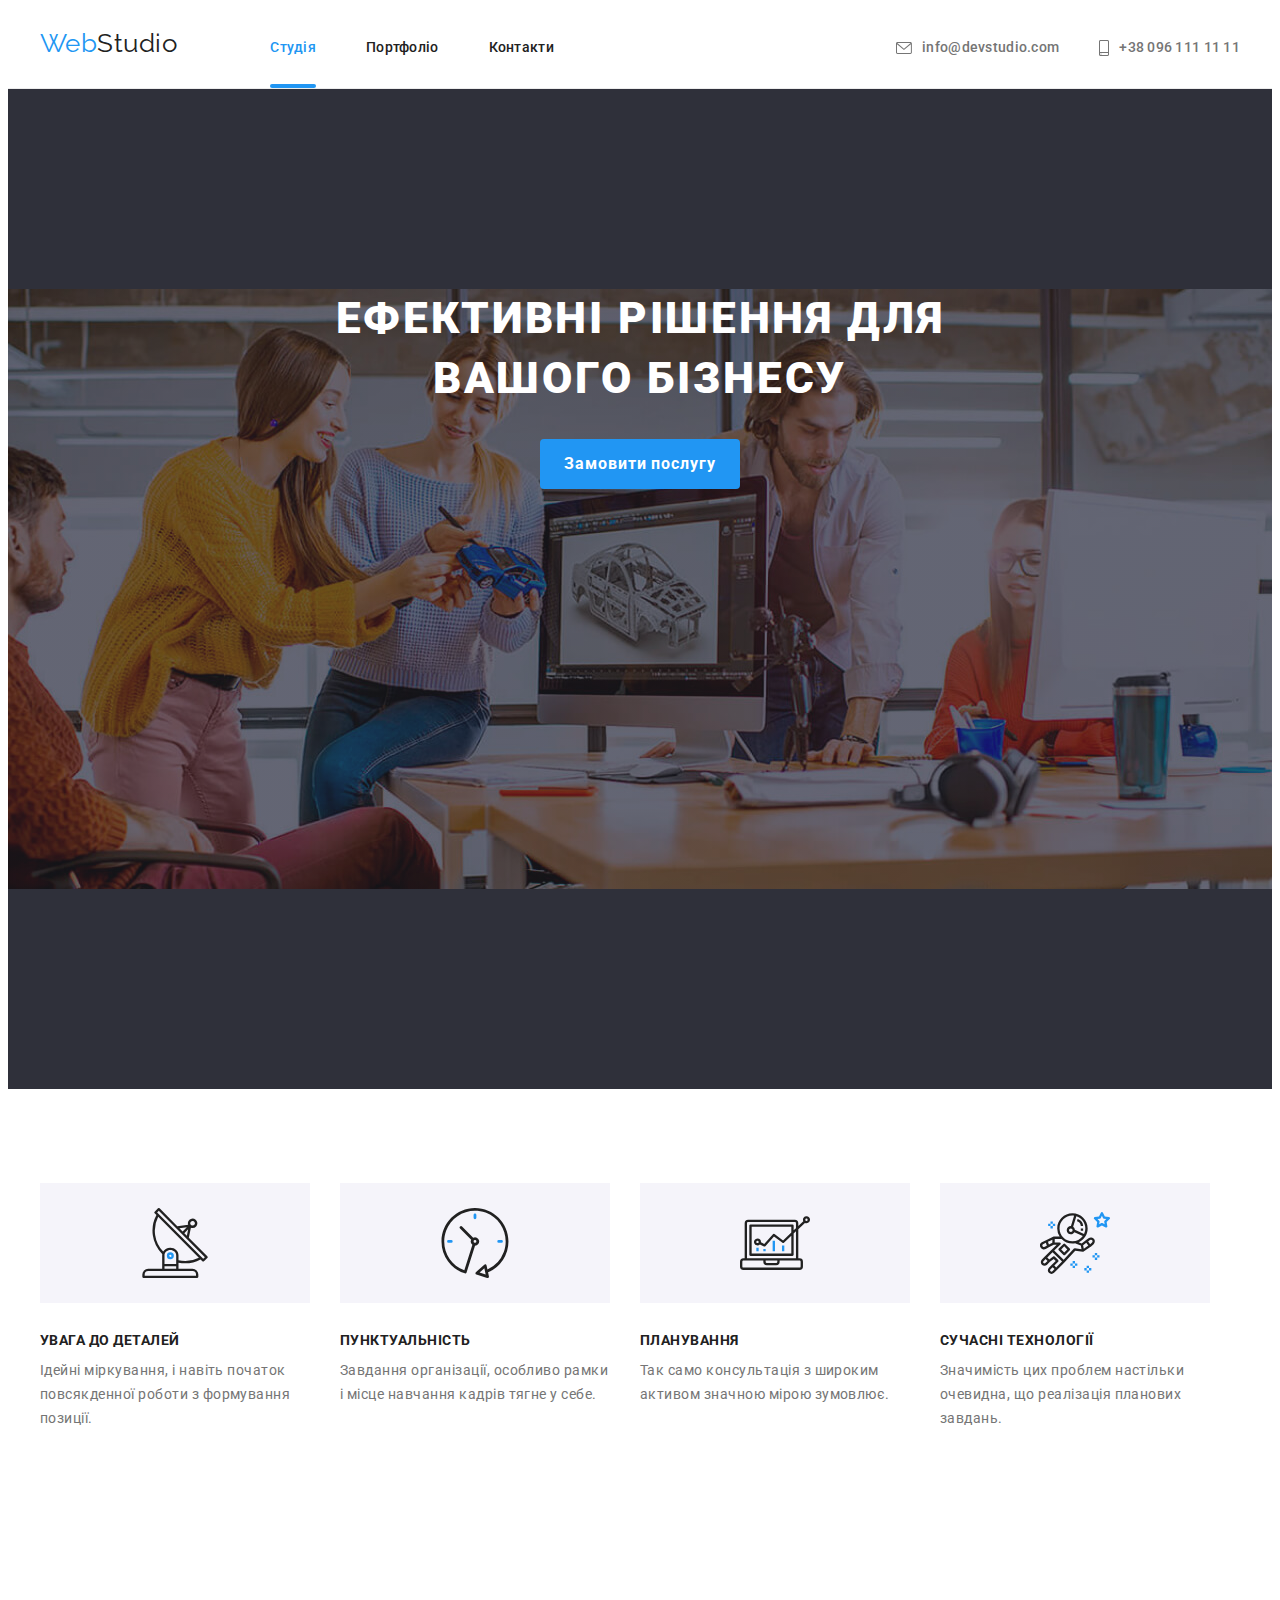
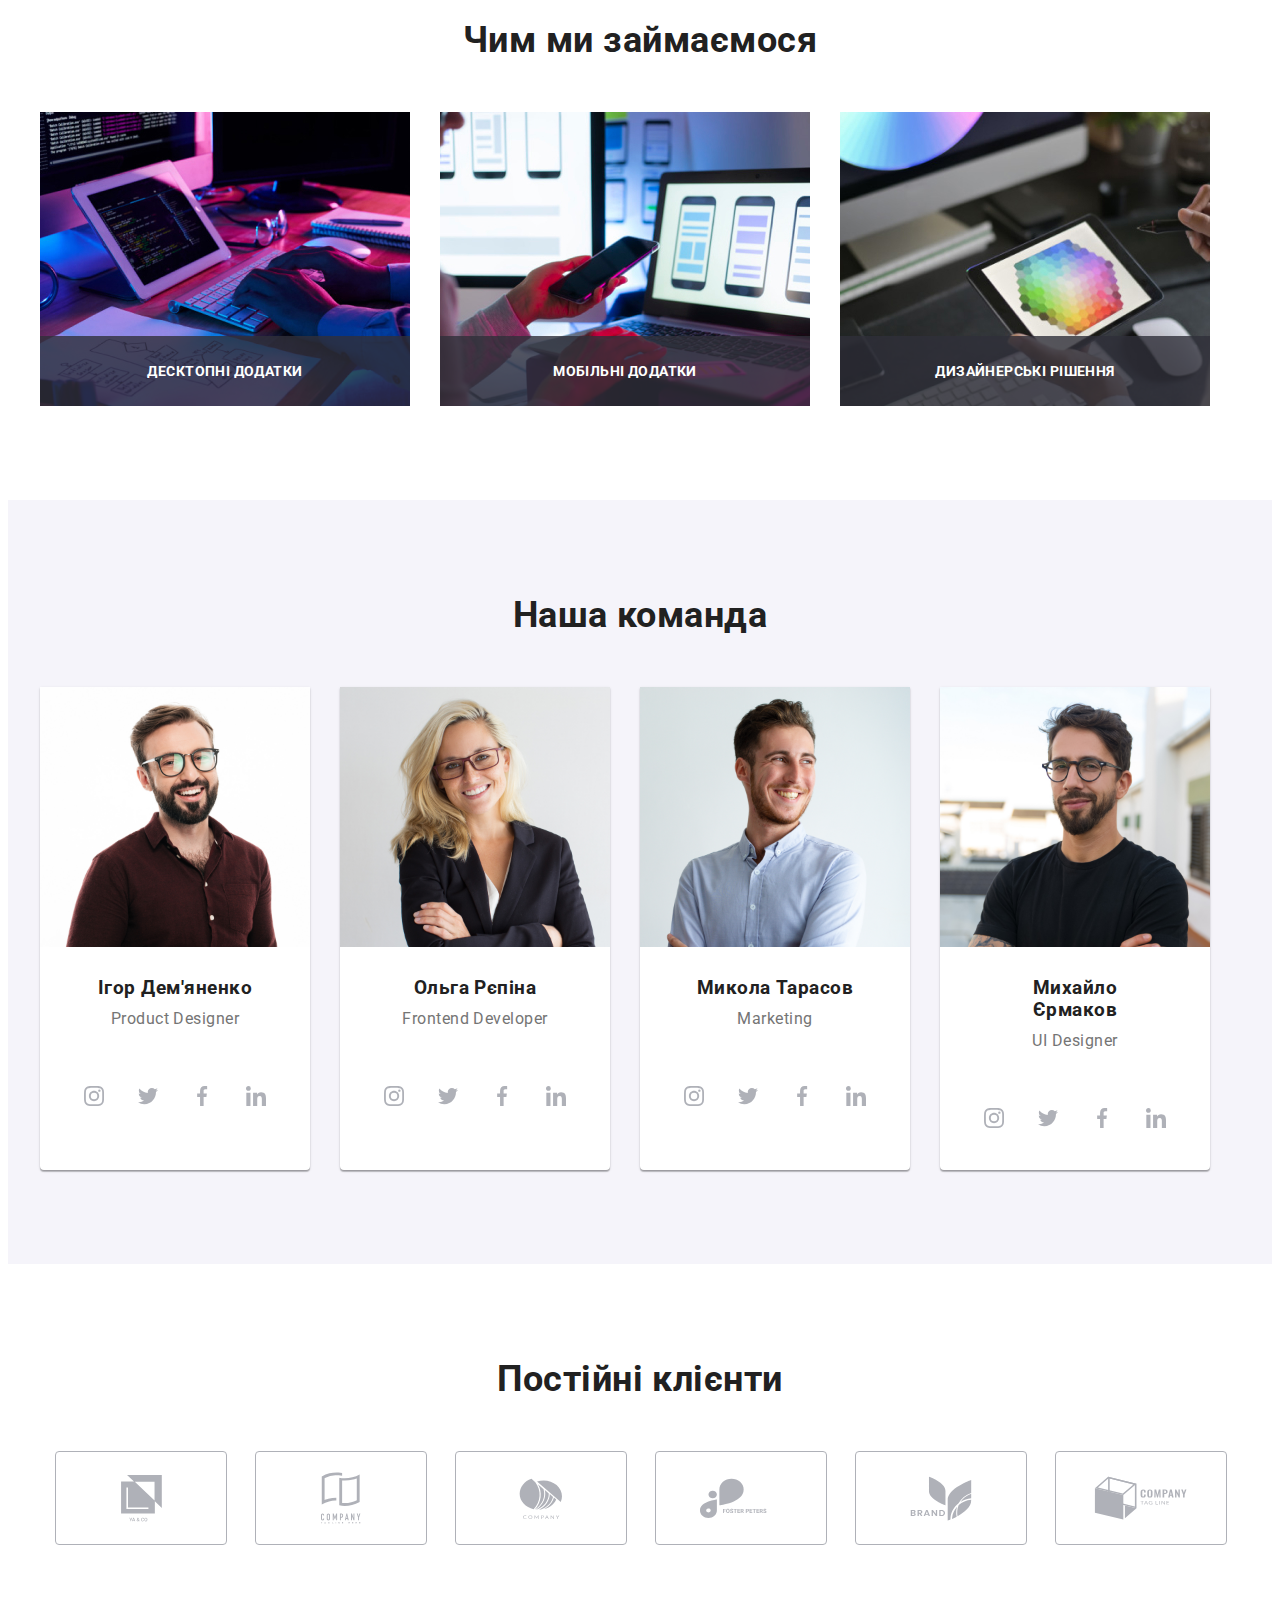
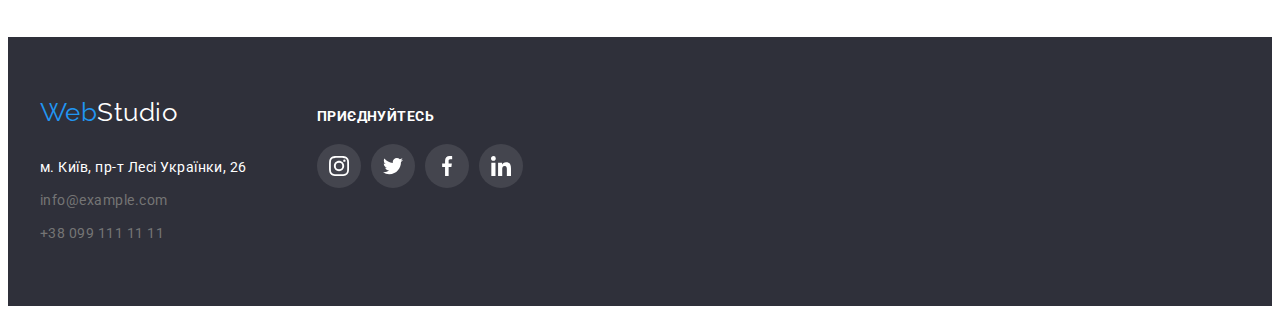
<file: index.html>
<!DOCTYPE html>
<html lang="ru">
  <head>
    <meta charset="UTF-8" />
    <meta http-equiv="X-UA-Compatible" content="IE=edge" />
    <meta name="viewport" content="width=device-width, initial-scale=1.0" />
    <title>WebStudio</title>
    <link
      href="https://fonts.googleapis.com/css2?family=Raleway:wght@700&family=Roboto:wght@400;500;700;900&display=swap"
      rel="stylesheet"
    />
    <link
      rel="stylesheet"
      href="https://cdnjs.cloudflare.com/ajax/libs/modern-normalize/1.1.0/modern-normalize.min.css"
      integrity="sha512-wpPYUAdjBVSE4KJnH1VR1HeZfpl1ub8YT/NKx4PuQ5NmX2tKuGu6U/JRp5y+Y8XG2tV+wKQpNHVUX03MfMFn9Q=="
      crossorigin="anonymous"
      referrerpolicy="no-referrer"
    />
    <link rel="stylesheet" href="./css/styles.css" />
  </head>
  <body>
    <header class="header">
      <div class="container main-nav">
        <nav class="menu-nav">
          <a href="./index.html" class="logo"><span class="web">Web</span>Studio</a>
          <ul class="list nav-list">
            <li class="items"><a href="./index.html" class="link current">Студія</a></li>
            <li class="items"><a href="./portfolio.html" class="link">Портфоліо</a></li>
            <li class="items"><a href="" class="link">Контакти</a></li>
          </ul>
        </nav>
        <ul class="list contact-list contact-list-header">
          <li class="items">
            <a href="mailto:info@devstudio.com" class="contact-link">
              <svg width="16" height="12" class="icons">
                <use href="./images/icons.svg#icon-envelope"></use>
              </svg>
              info@devstudio.com</a
            >
          </li>
          <li class="items">
            <a href="tell:+380961111111" class="contact-link">
              <svg width="10" height="16" class="icons">
                <use href="./images/icons.svg#icon-smartphone"></use></svg
              >+38 096 111 11 11</a
            >
          </li>
        </ul>
      </div>
    </header>
    <!--Main content-->
    <main>
      <!--Section 1-->
      <section class="section hero">
        <div class="container">
          <h1 class="hero-title">Ефективні рішення для вашого бізнесу</h1>
          <button class="button primary" type="button" data-modal-open>Замовити послугу</button>
        </div>
      </section>
      <!--Section 2-->
      <section class="section">
        <div class="container">
          <h2 class="visually-hidden title">Особливості</h2>
          <ul class="list features-list">
            <li class="items">
              <div class="features-icons">
                <svg class="icons" width="70" height="70">
                  <use href="./images/icons.svg#icon-antenna"></use>
                </svg>
              </div>
              <h3 class="title">Увага до деталей</h3>
              <p class="text">
                Ідейні міркування, і навіть початок повсякденної роботи з формування позиції.
              </p>
            </li>
            <li class="items">
              <div class="features-icons">
                <svg class="icons" width="70" height="70">
                  <use href="./images/icons.svg#icon-clock"></use>
                </svg>
              </div>
              <h3 class="title">Пунктуальність</h3>
              <p class="text">
                Завдання організації, особливо рамки і місце навчання кадрів тягне у себе.
              </p>
            </li>
            <li class="items">
              <div class="features-icons">
                <svg class="icons" width="70" height="70">
                  <use href="./images/icons.svg#icon-diagram"></use>
                </svg>
              </div>

              <h3 class="title">Планування</h3>
              <p class="text">Так само консультація з широким активом значною мірою зумовлює.</p>
            </li>
            <li class="items">
              <div class="features-icons">
                <svg class="icons" width="70" height="70">
                  <use href="./images/icons.svg#icon-astronaut"></use>
                </svg>
              </div>
              <h3 class="title">Сучасні технології</h3>
              <p class="text">
                Значимість цих проблем настільки очевидна, що реалізація планових завдань.
              </p>
            </li>
          </ul>
        </div>
      </section>
      <!--Section 3-->
      <section class="section services-section">
        <div class="container">
          <h2 class="section-title title">Чим ми займаємося</h2>
          <ul class="list section-list">
            <li class="items">
              <div class="items-thumb">
                <img src="./images/box1.jpg" alt="Бокс1" width="370" />
                <h3 class="sub-title">Десктопні додатки</h3>
              </div>
            </li>
            <li class="items">
              <div class="items-thumb">
                <img src="./images/box2.jpg" alt="Бокс2" width="370" />
                <h3 class="sub-title">Мобільні додатки</h3>
              </div>
            </li>
            <li class="items">
              <div class="items-thumb">
                <img src="./images/box3.jpg" alt="Бокс3" width="370" />
                <h3 class="sub-title">Дизайнерські рішення</h3>
              </div>
            </li>
          </ul>
        </div>
      </section>
      <!--Section 4-->
      <section class="section team">
        <div class="container">
          <h2 class="section-title title">Наша команда</h2>
          <ul class="list team-list">
            <li class="items">
              <img src="./images/img.jpg" alt="Ігор" width="270" />
              <div class="about-items">
                <h3 class="title">Ігор Дем'яненко</h3>
                <p class="text" lang="en">Product Designer</p>
              </div>

              <ul class="team-soc-list list">
                <li class="team-soc-items">
                  <a href="#" class="team-soc-link link">
                    <svg width="20" height="20" class="team-soc-icons">
                      <use href="./images/icons.svg#icon-instagram"></use>
                    </svg>
                  </a>
                </li>
                <li class="team-soc-items">
                  <a href="#" class="team-soc-link link">
                    <svg width="20" height="20" class="team-soc-icons">
                      <use href="./images/icons.svg#icon-twitter"></use>
                    </svg>
                  </a>
                </li>
                <li class="team-soc-items">
                  <a href="#" class="team-soc-link link">
                    <svg width="20" height="20" class="team-soc-icons">
                      <use href="./images/icons.svg#icon-facebook"></use>
                    </svg>
                  </a>
                </li>
                <li class="team-soc-items">
                  <a href="#" class="team-soc-link link">
                    <svg width="20" height="20" class="team-soc-icons">
                      <use href="./images/icons.svg#icon-linkedin"></use>
                    </svg>
                  </a>
                </li>
              </ul>
            </li>
            <li class="items">
              <img src="./images/img1.jpg" alt="Ольга" width="270" />
              <div class="about-items">
                <h3 class="title">Ольга Рєпіна</h3>
                <p class="text" lang="en">Frontend Developer</p>
              </div>
              <ul class="team-soc-list list">
                <li class="team-soc-items">
                  <a href="#" class="team-soc-link link">
                    <svg width="20" height="20" class="team-soc-icons">
                      <use href="./images/icons.svg#icon-instagram"></use>
                    </svg>
                  </a>
                </li>
                <li class="team-soc-items">
                  <a href="#" class="team-soc-link link">
                    <svg width="20" height="20" class="team-soc-icons">
                      <use href="./images/icons.svg#icon-twitter"></use>
                    </svg>
                  </a>
                </li>
                <li class="team-soc-items">
                  <a href="#" class="team-soc-link link">
                    <svg width="20" height="20" class="team-soc-icons">
                      <use href="./images/icons.svg#icon-facebook"></use>
                    </svg>
                  </a>
                </li>
                <li class="team-soc-items">
                  <a href="#" class="team-soc-link link">
                    <svg width="20" height="20" class="team-soc-icons">
                      <use href="./images/icons.svg#icon-linkedin"></use>
                    </svg>
                  </a>
                </li>
              </ul>
            </li>
            <li class="items">
              <img src="./images/img2.jpg" alt="Микола" width="270" />
              <div class="about-items">
                <h3 class="title">Микола Тарасов</h3>
                <p class="text" lang="en">Marketing</p>
              </div>

              <ul class="team-soc-list list">
                <li class="team-soc-items">
                  <a href="#" class="team-soc-link link">
                    <svg width="20" height="20" class="team-soc-icons">
                      <use href="./images/icons.svg#icon-instagram"></use>
                    </svg>
                  </a>
                </li>
                <li class="team-soc-items">
                  <a href="#" class="team-soc-link link">
                    <svg width="20" height="20" class="team-soc-icons">
                      <use href="./images/icons.svg#icon-twitter"></use>
                    </svg>
                  </a>
                </li>
                <li class="team-soc-items">
                  <a href="#" class="team-soc-link link">
                    <svg width="20" height="20" class="team-soc-icons">
                      <use href="./images/icons.svg#icon-facebook"></use>
                    </svg>
                  </a>
                </li>
                <li class="team-soc-items">
                  <a href="#" class="team-soc-link link">
                    <svg width="20" height="20" class="team-soc-icons">
                      <use href="./images/icons.svg#icon-linkedin"></use>
                    </svg>
                  </a>
                </li>
              </ul>
            </li>
            <li class="items">
              <img src="./images/img3.jpg" alt="Михайло" width="270" />
              <div class="about-items">
                <h3 class="title">Михайло Єрмаков</h3>
                <p class="text" lang="en">UI Designer</p>
              </div>

              <ul class="team-soc-list list">
                <li class="team-soc-items">
                  <a href="#" class="team-soc-link link">
                    <svg width="20" height="20" class="team-soc-icons">
                      <use href="./images/icons.svg#icon-instagram"></use>
                    </svg>
                  </a>
                </li>
                <li class="team-soc-items">
                  <a href="#" class="team-soc-link link">
                    <svg width="20" height="20" class="team-soc-icons">
                      <use href="./images/icons.svg#icon-twitter"></use>
                    </svg>
                  </a>
                </li>
                <li class="team-soc-items">
                  <a href="#" class="team-soc-link link">
                    <svg width="20" height="20" class="team-soc-icons">
                      <use href="./images/icons.svg#icon-facebook"></use>
                    </svg>
                  </a>
                </li>
                <li class="team-soc-items">
                  <a href="#" class="team-soc-link link">
                    <svg width="20" height="20" class="team-soc-icons">
                      <use href="./images/icons.svg#icon-linkedin"></use>
                    </svg>
                  </a>
                </li>
              </ul>
            </li>
          </ul>
        </div>
      </section>
      <!--Section 5-->
      <section class="section clients">
        <div class="container">
          <h2 class="title section-title">Постійні клієнти</h2>
          <ul class="list clients-list">
            <li class="items clients-items">
              <a href="#" class="link clients-link">
                <svg width="41" height="46.7" class="clients-icons">
                  <use href="./images/icons.svg#icon-client1"></use>
                </svg>
              </a>
            </li>
            <li class="items clients-items">
              <a href="#" class="link clients-link">
                <svg width="40" height="52" class="clients-icons">
                  <use href="./images/icons.svg#icon-client2"></use>
                </svg>
              </a>
            </li>
            <li class="items clients-items">
              <a href="#" class="link clients-link">
                <svg width="43.46" height="41.18" class="clients-icons">
                  <use href="./images/icons.svg#icon-client3"></use>
                </svg>
              </a>
            </li>
            <li class="items clients-items">
              <a href="#" class="link clients-link">
                <svg width="84.44" height="40.62" class="clients-icons">
                  <use href="./images/icons.svg#icon-client4"></use>
                </svg>
              </a>
            </li>
            <li class="items clients-items">
              <a href="#" class="link clients-link">
                <svg width="62.54" height="45.43" class="clients-icons">
                  <use href="./images/icons.svg#icon-client5"></use>
                </svg>
              </a>
            </li>
            <li class="items clients-items">
              <a href="#" class="link clients-link">
                <svg width="93.79" height="43.93" class="clients-icons">
                  <use href="./images/icons.svg#icon-client6"></use>
                </svg>
              </a>
            </li>
          </ul>
        </div>
      </section>
    </main>
    <footer class="footer">
      <div class="container">
        <div class="address-list">
          <a href="./index.html" class="logo"><span class="web">Web</span>Studio</a>
          <address class="address">
            <ul class="list contact-list">
              <li class="items">
                <a
                  href="https://goo.gl/maps/2n7eTeEvtqPDaYA4A"
                  target="_blank"
                  rel="noopener nofollow noreferrer"
                  class="address-link contact-link"
                  >м. Київ, пр-т Лесі Українки, 26</a
                >
              </li>
              <li class="items">
                <a href="mailto:info@example.com" class="contact-link">info@example.com</a>
              </li>
              <li class="items">
                <a href="tell:+380991111111" class="contact-link">+38 099 111 11 11</a>
              </li>
            </ul>
          </address>
        </div>
        <div class="social-networks">
          <h2 class="title">приєднуйтесь</h2>
          <ul class="list networks-list">
            <li class="items networks-items">
              <a href="#" class="link networks-link">
                <svg width="20" height="20" class="networks-icons">
                  <use href="./images/icons.svg#icon-instagram"></use>
                </svg>
              </a>
            </li>
            <li class="items networks-items">
              <a href="#" class="link networks-link">
                <svg width="20" height="20" class="networks-icons">
                  <use href="./images/icons.svg#icon-twitter"></use>
                </svg>
              </a>
            </li>
            <li class="items networks-items">
              <a href="#" class="link networks-link">
                <svg width="20" height="20" class="networks-icons">
                  <use href="./images/icons.svg#icon-facebook"></use>
                </svg>
              </a>
            </li>
            <li class="items networks-items">
              <a href="#" class="link networks-link">
                <svg width="20" height="20" class="networks-icons">
                  <use href="./images/icons.svg#icon-linkedin"></use>
                </svg>
              </a>
            </li>
          </ul>
        </div>
      </div>
    </footer>
    <div class="backdrop is-hidden" data-modal>
      <div class="modal">
        <button type="button" class="modal-close" data-modal-close>
          <svg width="18" height="18" class="button-icons">
            <use href="./images/icons.svg#icon-close"></use>
          </svg>
        </button>
      </div>
    </div>
    <script src="./js/modal.js"></script>
  </body>
</html>
</file>
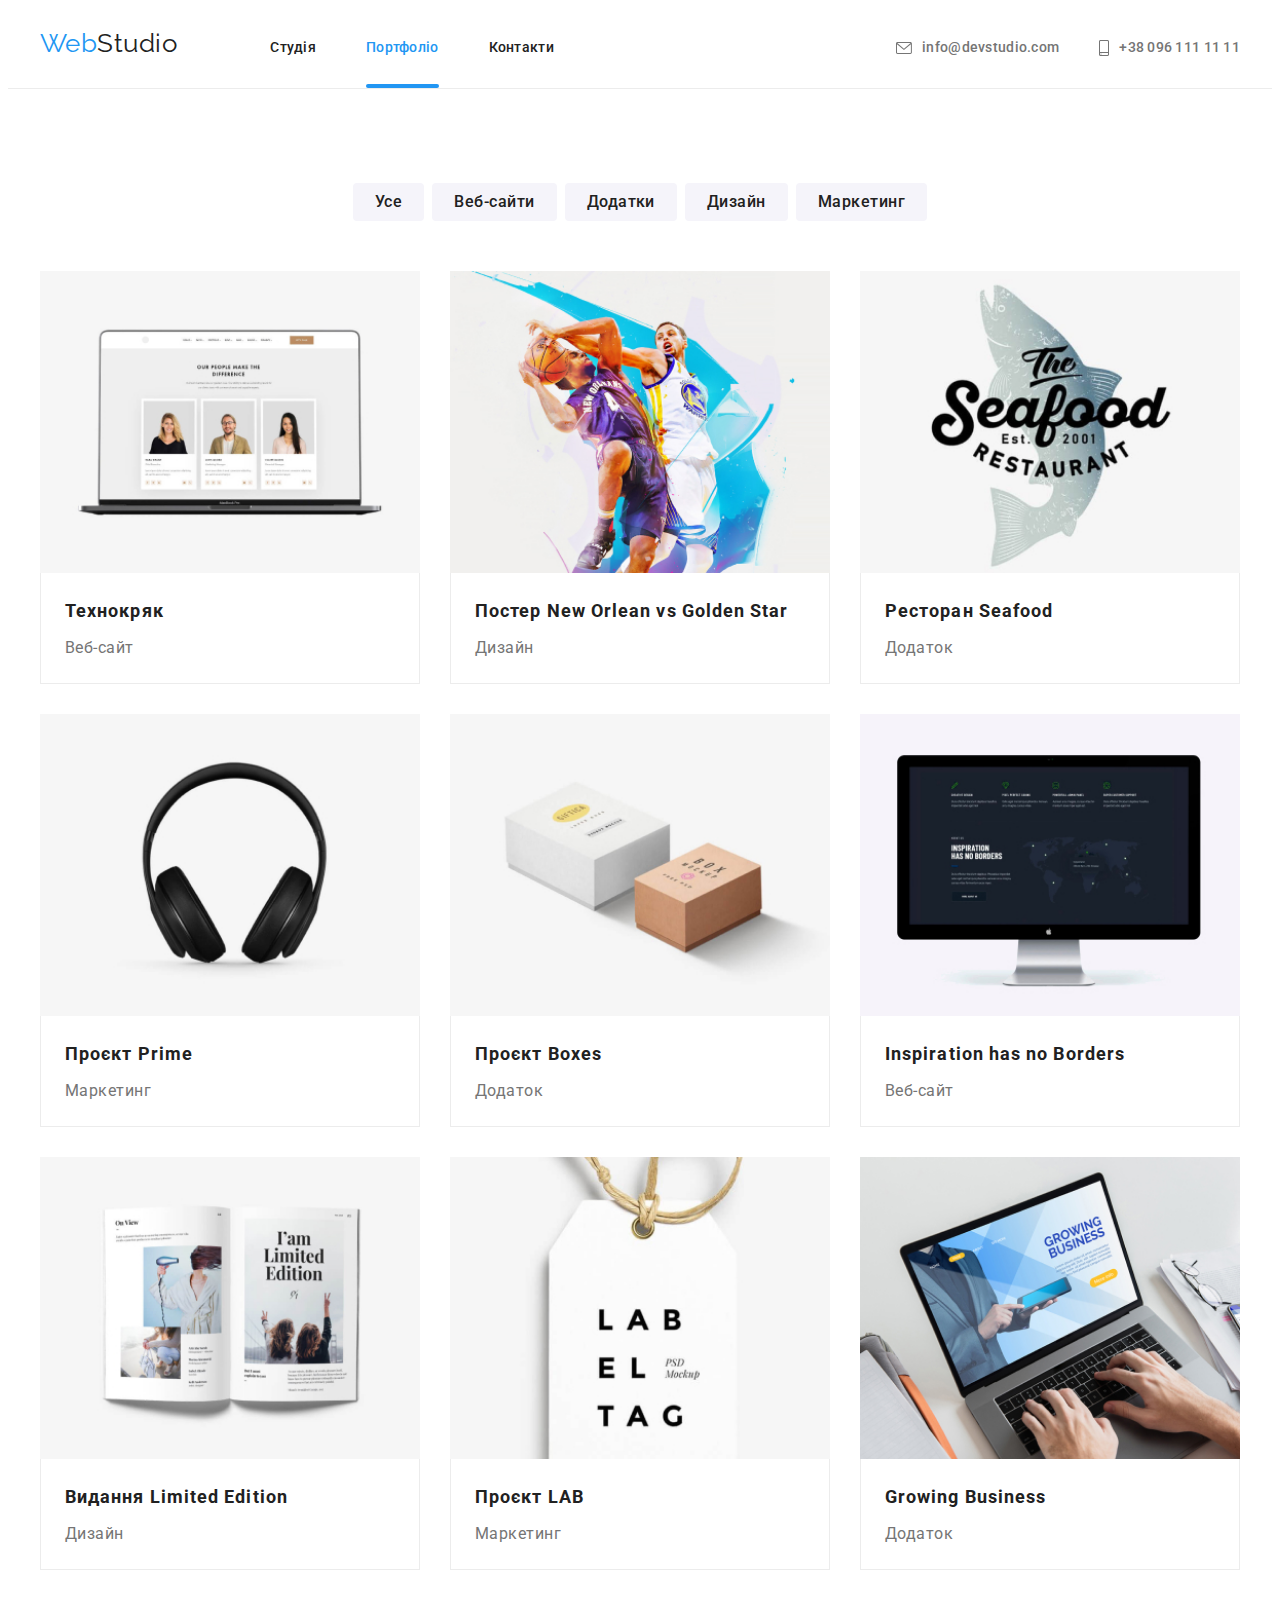
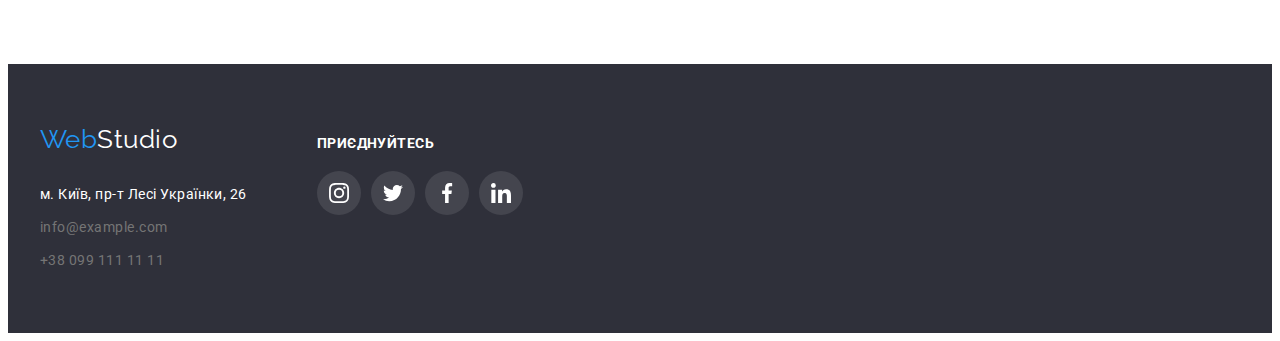
<file: portfolio.html>
<!DOCTYPE html>
<html lang="uk">
  <head>
    <meta charset="UTF-8" />
    <meta http-equiv="X-UA-Compatible" content="IE=edge" />
    <meta name="viewport" content="width=device-width, initial-scale=1.0" />
    <title>WebStudio</title>
    <link
      href="https://fonts.googleapis.com/css2?family=Raleway:wght@700&family=Roboto:wght@400;500;700;900&display=swap"
      rel="stylesheet"
    />
    <link
      rel="stylesheet"
      href="https://cdnjs.cloudflare.com/ajax/libs/modern-normalize/1.1.0/modern-normalize.min.css"
      integrity="sha512-wpPYUAdjBVSE4KJnH1VR1HeZfpl1ub8YT/NKx4PuQ5NmX2tKuGu6U/JRp5y+Y8XG2tV+wKQpNHVUX03MfMFn9Q=="
      crossorigin="anonymous"
      referrerpolicy="no-referrer"
    />
    <link rel="stylesheet" href="./css/styles.css" />
  </head>
  <body>
    <header class="header">
      <div class="container main-nav">
        <nav class="menu-nav">
          <a href="./index.html" class="logo"><span class="web">Web</span>Studio</a>
          <ul class="list nav-list">
            <li class="items"><a href="./index.html" class="link">Студія</a></li>
            <li class="items"><a href="./portfolio.html" class="link current">Портфоліо</a></li>
            <li class="items"><a href="" class="link">Контакти</a></li>
          </ul>
        </nav>
        <ul class="list contact-list contact-list-header">
          <li class="items">
            <a href="mailto:info@devstudio.com" class="contact-link">
              <svg width="16" height="12" class="icons">
                <use href="./images/icons.svg#icon-envelope"></use>
              </svg>
              info@devstudio.com</a
            >
          </li>
          <li class="items">
            <a href="tell:+380961111111" class="contact-link">
              <svg width="10" height="16" class="icons">
                <use href="./images/icons.svg#icon-smartphone"></use></svg
              >+38 096 111 11 11</a
            >
          </li>
        </ul>
      </div>
    </header>
    <!--Main content-->
    <main>
      <h1 class="visually-hidden title">Портфоліо</h1>
      <section class="section">
        <div class="container">
          <h2 class="visually-hidden title">Приклади наших робіт</h2>
          <ul class="list list-filters">
            <li class="items filters-items">
              <button class="button-filter" type="button">Усе</button>
            </li>
            <li class="items filters-items">
              <button class="button-filter" type="button">Веб-сайти</button>
            </li>
            <li class="items filters-items">
              <button class="button-filter" type="button">Додатки</button>
            </li>
            <li class="items filters-items">
              <button class="button-filter" type="button">Дизайн</button>
            </li>
            <li class="items filters-items">
              <button class="button-filter" type="button">Маркетинг</button>
            </li>
          </ul>

          <ul class="list work-list">
            <li class="items">
              <a href="#" class="link work-link">
                <div class="work-thumb">
                  <img src="./images/techno.jpg" alt="Технокряк" width="370" />
                  <p class="work-cover-text">
                    Ресурс пропонує комплексні пропозиції з різним рівнем функціоналу та сервісів.
                    Все це дозволить відвідувачу отримати вичерпні відомості про компанію чи
                    приватну особу.
                  </p>
                </div>

                <div class="text-card">
                  <h3 class="title">Технокряк</h3>
                  <p class="text">Веб-сайт</p>
                </div>
              </a>
            </li>

            <li class="items">
              <a href="#" class="link work-link">
                <div class="work-thumb">
                  <img src="./images/poster.jpg" alt="Дизайн постера" width="370" />
                  <p class="work-cover-text">
                    Ресурс пропонує комплексні пропозиції з різним рівнем функціоналу та сервісів.
                    Все це дозволить відвідувачу отримати вичерпні відомості про компанію чи
                    приватну особу.
                  </p>
                </div>

                <div class="text-card">
                  <h3 class="title">Постер <span lang="en">New Orlean vs Golden Star</span></h3>
                  <p class="text">Дизайн</p>
                </div>
              </a>
            </li>

            <li class="items">
              <a href="#" class="link work-link">
                <div class="work-thumb">
                  <img src="./images/restaurant.jpg" alt="Розробка додатку" width="370" />
                  <p class="work-cover-text">
                    Ресурс пропонує комплексні пропозиції з різним рівнем функціоналу та сервісів.
                    Все це дозволить відвідувачу отримати вичерпні відомості про компанію чи
                    приватну особу.
                  </p>
                </div>

                <div class="text-card">
                  <h3 class="title">Ресторан <span lang="en">Seafood</span></h3>
                  <p class="text">Додаток</p>
                </div>
              </a>
            </li>

            <li class="items">
              <a href="#" class="link work-link">
                <div class="work-thumb">
                  <img src="./images/prime.jpg" alt="Маркетинг" width="370" />
                  <p class="work-cover-text">
                    Ресурс пропонує комплексні пропозиції з різним рівнем функціоналу та сервісів.
                    Все це дозволить відвідувачу отримати вичерпні відомості про компанію чи
                    приватну особу.
                  </p>
                </div>

                <div class="text-card">
                  <h3 class="title">Проєкт <span lang="en">Prime</span></h3>
                  <p class="text">Маркетинг</p>
                </div>
              </a>
            </li>

            <li class="items">
              <a href="#" class="link work-link">
                <div class="work-thumb">
                  <img src="./images/boxes.jpg" alt="Дизайн коробок" width="370" />
                  <p class="work-cover-text">
                    Ресурс пропонує комплексні пропозиції з різним рівнем функціоналу та сервісів.
                    Все це дозволить відвідувачу отримати вичерпні відомості про компанію чи
                    приватну особу.
                  </p>
                </div>

                <div class="text-card">
                  <h3 class="title">Проєкт <span lang="en">Boxes</span></h3>
                  <p class="text">Додаток</p>
                </div>
              </a>
            </li>

            <li class="items">
              <a href="#" class="link work-link">
                <div class="work-thumb">
                  <img src="./images/inspiration.jpg" alt="Натхнення без кордонів" width="370" />
                  <p class="work-cover-text">
                    Ресурс пропонує комплексні пропозиції з різним рівнем функціоналу та сервісів.
                    Все це дозволить відвідувачу отримати вичерпні відомості про компанію чи
                    приватну особу.
                  </p>
                </div>

                <div class="text-card">
                  <h3 class="title" lang="en">Inspiration has no Borders</h3>
                  <p class="text">Веб-сайт</p>
                </div>
              </a>
            </li>

            <li class="items">
              <a href="#" class="link work-link">
                <div class="work-thumb">
                  <img src="./images/edition.jpg" alt="Видавництво" width="370" />
                  <p class="work-cover-text">
                    Ресурс пропонує комплексні пропозиції з різним рівнем функціоналу та сервісів.
                    Все це дозволить відвідувачу отримати вичерпні відомості про компанію чи
                    приватну особу.
                  </p>
                </div>

                <div class="text-card">
                  <h3 class="title">Видання <span lang="en">Limited Edition</span></h3>
                  <p class="text">Дизайн</p>
                </div>
              </a>
            </li>

            <li class="items">
              <a href="#" class="link work-link">
                <div class="work-thumb">
                  <img src="./images/lab.jpg" alt="Проект лаб" width="370" />
                  <p class="work-cover-text">
                    Ресурс пропонує комплексні пропозиції з різним рівнем функціоналу та сервісів.
                    Все це дозволить відвідувачу отримати вичерпні відомості про компанію чи
                    приватну особу.
                  </p>
                </div>

                <div class="text-card">
                  <h3 class="title">Проєкт <span lang="en">LAB</span></h3>
                  <p class="text">Маркетинг</p>
                </div>
              </a>
            </li>

            <li class="items">
              <a href="#" class="link work-link">
                <div class="work-thumb">
                  <img src="./images/business.jpg" alt="Додатки для бізнесу" width="370" />
                  <p class="work-cover-text">
                    Ресурс пропонує комплексні пропозиції з різним рівнем функціоналу та сервісів.
                    Все це дозволить відвідувачу отримати вичерпні відомості про компанію чи
                    приватну особу.
                  </p>
                </div>

                <div class="text-card">
                  <h3 class="title" lang="en">Growing Business</h3>
                  <p class="text">Додаток</p>
                </div>
              </a>
            </li>
          </ul>
        </div>
      </section>
    </main>
    <footer class="footer">
      <div class="container">
        <div class="address-list">
          <a href="./index.html" class="logo"><span class="web">Web</span>Studio</a>
          <address class="address">
            <ul class="list contact-list">
              <li class="items">
                <a
                  href="https://goo.gl/maps/2n7eTeEvtqPDaYA4A"
                  target="_blank"
                  rel="noopener nofollow noreferrer"
                  class="address-link contact-link"
                  >м. Київ, пр-т Лесі Українки, 26</a
                >
              </li>
              <li class="items">
                <a href="mailto:info@example.com" class="contact-link">info@example.com</a>
              </li>
              <li class="items">
                <a href="tell:+380991111111" class="contact-link">+38 099 111 11 11</a>
              </li>
            </ul>
          </address>
        </div>
        <div class="social-networks">
          <h2 class="title">приєднуйтесь</h2>
          <ul class="list networks-list">
            <li class="items networks-items">
              <a href="#" class="link networks-link">
                <svg width="20" height="20" class="networks-icons">
                  <use href="./images/icons.svg#icon-instagram"></use>
                </svg>
              </a>
            </li>
            <li class="items networks-items">
              <a href="#" class="link networks-link">
                <svg width="20" height="20" class="networks-icons">
                  <use href="./images/icons.svg#icon-twitter"></use>
                </svg>
              </a>
            </li>
            <li class="items networks-items">
              <a href="#" class="link networks-link">
                <svg width="20" height="20" class="networks-icons">
                  <use href="./images/icons.svg#icon-facebook"></use>
                </svg>
              </a>
            </li>
            <li class="items networks-items">
              <a href="#" class="link networks-link">
                <svg width="20" height="20" class="networks-icons">
                  <use href="./images/icons.svg#icon-linkedin"></use>
                </svg>
              </a>
            </li>
          </ul>
        </div>
      </div>
    </footer>
  </body>
</html>
</file>
<file: css/styles.css>
:root {
  --primary-color: #ffffff;
  --primary-text-color: #757575;
  --title-text-color: #212121;
  --accent-color: #2196f3;
  --accent-bcg-color: #2f303a;
  --section-bcg-color: #f5f4fa;
  --active-bcg-color: #188ce8;
  --primary-border-color: #ececec;
  --icons-color: #afb1b8;
  --icons-bcg-color: rgba(255, 255, 255, 0.1);
}

body {
  font-family: Roboto, sans-serif;
  letter-spacing: 0.03em;

  background-color: var(--primary-color);
  color: var(--primary-text-color);
}
h1,
h2,
h3,
h4,
p,
ul {
  padding: 0;
  margin: 0;
}
img {
  display: block;
  width: 100%;
  height: auto;
}
.visually-hidden {
  position: absolute;
  width: 1px;
  height: 1px;
  margin: -1px;
  border: 0;
  padding: 0;
  white-space: nowrap;
  overflow: hidden;
}
.list {
  list-style: none;
}
.container {
  width: 1200px;
  padding-left: 15px;
  padding-right: 15px;
  margin-left: auto;
  margin-right: auto;
}
.section {
  padding-top: 94px;
  padding-bottom: 94px;
}
/* -----HEADER------ */
.header {
  border-bottom: 1px solid var(--primary-border-color);
}
.header .list {
  font-weight: 500;
  font-size: 14px;
  line-height: 1.14;
  letter-spacing: 0.02em;
}
/* logo */
.logo {
  font-family: Raleway, sans-serif;
  font-size: 26px;
  line-height: 1.19;
}
.logo,
.nav-list .link {
  color: var(--title-text-color);
  text-decoration: none;
}
.web {
  color: var(--accent-color);
}
/* navigation */
.main-nav,
.menu-nav,
.nav-list {
  display: flex;
}
.main-nav {
  align-items: center;
}
.menu-nav {
  align-items: baseline;
}
.menu-nav .nav-list {
  margin-left: 93px;
}
.nav-list .items + .items {
  margin-left: 50px;
}
.nav-list .link {
  display: block;
  padding-top: 32px;
  padding-bottom: 32px;

  transition: color 250ms cubic-bezier(0.4, 0, 0.2, 1);
}
.nav-list .link:hover,
.nav-list .link:focus {
  color: var(--accent-color);
}
.nav-list .current {
  position: relative;

  color: var(--accent-color);
}
.nav-list .current::after {
  content: '';
  width: 100%;
  height: 4px;
  position: absolute;
  right: 0;
  bottom: 0;
  background-color: var(--accent-color);
  border-radius: 2px;
}
/* contacts */
.contact-list-header {
  display: flex;
  margin-left: auto;
}
.main-nav .contact-list .items + .items {
  margin-left: 40px;
}
.contact-list .contact-link {
  color: var(--primary-text-color);
  text-decoration: none;

  transition: color 250ms cubic-bezier(0.4, 0, 0.2, 1);
}
.contact-list-header .contact-link {
  display: flex;
  justify-content: center;
  align-items: center;
}
.contact-list .contact-link:hover,
.contact-list .contact-link:focus {
  color: var(--accent-color);
}
.contact-list .icons {
  fill: currentColor;
  margin-right: 10px;
}
/*------MAIN CONTENT------ */
/* hero */
.hero {
  text-align: center;
  height: 600px;
  max-width: 1600px;
  padding-top: 200px;
  padding-bottom: 200px;
  margin-left: auto;
  margin-right: auto;

  background-color: var(--accent-bcg-color);
  background-image: linear-gradient(to right, rgba(47, 48, 58, 0.4), rgba(47, 48, 58, 0.4)),
    url(../images/hero.jpg);
  background-size: 1600px 600px;
  background-repeat: no-repeat;
  background-position: center;
}
.hero .hero-title {
  margin: 0 auto 30px;
  width: 696px;

  font-weight: 900;
  font-size: 44px;
  line-height: 1.36;
  letter-spacing: 0.06em;
  text-transform: uppercase;

  color: var(--primary-color);
}
.hero .button {
  border-radius: 4px;
  min-width: 200px;
  padding: 10px 24px;
  border: none;

  font-family: inherit;
  font-weight: 700;
  font-size: 16px;
  line-height: 1.88;
  letter-spacing: 0.06em;

  color: var(--primary-color);
  background-color: var(--accent-color);

  transition: background-color 250ms cubic-bezier(0.4, 0, 0.2, 1);
}
.button.primary:hover,
.button.primary:focus {
  background-color: var(--active-bcg-color);
}
/* section */

.clients-title,
.title {
  color: var(--title-text-color);
}
.section-title {
  margin-bottom: 50px;
  font-weight: 700;
  font-size: 36px;
  line-height: 1.2;
  text-align: center;
}
.features-list,
.section-list,
.team-list,
.clients-list {
  display: flex;
}
.features-list .items {
  width: 270px;
}
.features-list .items + .items {
  margin-left: 30px;
}
.features-list .title {
  margin-bottom: 10px;
  font-weight: 700;
  font-size: 14px;
  line-height: 1.14;
  text-transform: uppercase;
}
.features-list .text {
  font-weight: 400;
  font-size: 14px;
  line-height: 1.71;
}
.features-icons {
  display: flex;
  background-color: var(--section-bcg-color);
  margin-bottom: 30px;
  justify-content: center;
  align-items: center;
  padding: 25px 100px;
}
.section-list .items {
  width: 370px;
}
.section-list .items + .items,
.team-list .items + .items {
  margin-left: 30px;
}
.services-section .items-thumb {
  position: relative;
}
.services-section .sub-title {
  position: absolute;
  bottom: 0;
  left: 0;

  width: 100%;
  height: 70px;
  display: flex;
  justify-content: center;
  align-items: center;

  font-weight: 700;
  font-size: 14px;
  line-height: 16px;
  letter-spacing: 0.03em;
  text-transform: uppercase;

  color: var(--primary-color);
  background: rgba(47, 48, 58, 0.8);
}
/*------TEAM------*/
.team {
  background-color: var(--section-bcg-color);
}
.team-list {
  text-align: center;
}
.team-list .items {
  width: 270px;
  padding-bottom: 30px;
  background-color: var(--primary-color);
  box-shadow: 0px 1px 3px rgba(0, 0, 0, 0.12), 0px 1px 1px rgba(0, 0, 0, 0.14),
    0px 2px 1px rgba(0, 0, 0, 0.2);
  border-radius: 0px 0px 4px 4px;
}
.team .text {
  font-weight: 400;
  font-size: 16px;
  line-height: 1.19;
}
.about-items {
  margin-bottom: 16px;
  padding-top: 30px;
  padding-bottom: 30px;
}
.about-items:nth-child(2n + 1) {
  padding-left: 70px;
  padding-right: 70px;
}
.about-items:nth-child(2n) {
  padding-left: 50px;
  padding-right: 50px;
}
.about-items .title {
  margin-bottom: 10px;
}
.team-soc-list,
.networks-list {
  display: flex;
  justify-content: center;
  align-items: center;
}
.team-soc-items,
.networks-items {
  width: 44px;
  height: 44px;
}
.team-soc-items:not(:last-child),
.networks-items:not(:last-child) {
  margin-right: 10px;
}
.team-soc-link {
  width: 100%;
  height: 100%;
  display: flex;
  border-radius: 50%;
  justify-content: center;
  align-items: center;

  color: var(--icons-color);

  transition: background-color 250ms cubic-bezier(0.4, 0, 0.2, 1),
    color 250ms cubic-bezier(0.4, 0, 0.2, 1);
}
.team-soc-link:hover,
.team-soc-link:focus {
  background-color: var(--accent-color);
  color: var(--primary-color);
}
.team-soc-icons {
  fill: currentColor;
}
/*------CLIENTS------*/
.clients-list {
  justify-content: center;
  align-items: center;
}
.clients-items {
  width: 170px;
  height: 92px;
}
.clients-items:not(:last-child) {
  margin-right: 30px;
}
.clients-link {
  width: 100%;
  height: 100%;
  display: flex;
  justify-content: center;
  align-items: center;

  border: 1px solid var(--icons-color);
  border-radius: 4px;
  background-color: var(--primary-color);
  color: var(--icons-color);

  transition: border-color 250ms cubic-bezier(0.4, 0, 0.2, 1),
    color 250ms cubic-bezier(0.4, 0, 0.2, 1);
}
.clients-link:hover,
.clients-link:focus {
  border-color: var(--accent-color);
  color: var(--accent-color);
}
.clients-icons {
  fill: currentColor;
}
/* footer */
.footer .container {
  display: flex;
  align-items: baseline;
}
.footer .address-list,
.footer .social-networks {
  display: inline-block;
}
.footer .social-networks {
  margin-left: 70px;
}
.footer {
  padding-top: 60px;
  padding-bottom: 60px;
  background-color: var(--accent-bcg-color);
}
.footer .address,
.footer .logo {
  color: var(--primary-color);
}
.footer .logo {
  display: block;
  margin-bottom: 28px;
}
.address .address-link {
  color: var(--primary-color);
  text-decoration: none;
}
.address .contact-link {
  font-style: normal;
  font-weight: 400;
  font-size: 14px;
  line-height: 1.71;
}
.address .items {
  display: block;
}
.address .items:not(:last-child) {
  margin-bottom: 9px;
}
.social-networks .title {
  margin-bottom: 20px;
  font-weight: 700;
  font-size: 14px;
  line-height: 16px;
  letter-spacing: 0.03em;
  text-transform: uppercase;
  color: var(--primary-color);
}
.networks-link {
  width: 100%;
  height: 100%;
  display: flex;
  justify-content: center;
  align-items: center;

  border-radius: 50%;
  background: var(--icons-bcg-color);
  color: var(--primary-color);

  transition: background 250ms cubic-bezier(0.4, 0, 0.2, 1);
}
.networks-link:hover,
.networks-link:focus {
  background: var(--accent-color);
}
.networks-icons {
  fill: currentColor;
}
/* ------PORTFOLIO------ */
/* filters */
.list-filters {
  display: flex;
  justify-content: center;
  margin-bottom: 50px;
}
.list-filters .button-filter {
  padding: 6px 22px;

  font-family: inherit;
  font-weight: 500;
  font-size: 16px;
  line-height: 1.62;
  letter-spacing: 0.03em;

  border-radius: 4px;
  border: none;
  background-color: var(--section-bcg-color);
  color: var(--title-text-color);

  transition: background-color 250ms cubic-bezier(0.4, 0, 0.2, 1),
    color 250ms cubic-bezier(0.4, 0, 0.2, 1);
}
.list-filters .button-filter:hover,
.list-filters .button-filter:focus {
  background-color: var(--accent-color);
  color: var(--primary-color);
}
.list-filters .filters-items {
  border-radius: 4px;
  transition: box-shadow 250ms cubic-bezier(0.4, 0, 0.2, 1);
}
.list-filters .filters-items:hover,
.list-filters .filters-items:focus {
  box-shadow: 0px 3px 1px rgba(0, 0, 0, 0.1), 0px 1px 2px rgba(0, 0, 0, 0.08),
    0px 2px 2px rgba(0, 0, 0, 0.12);
}
.list-filters .items + .items {
  margin-left: 8px;
}
/* works */
.work-list {
  display: flex;
  flex-wrap: wrap;
}
.work-list .link {
  display: block;
  text-decoration: none;
  color: inherit;

  transition: box-shadow 250ms cubic-bezier(0.4, 0, 0.2, 1);
}
.work-list .title {
  font-weight: 700;
  font-size: 18px;
  line-height: 2;
  letter-spacing: 0.06em;
}
.work-list .text {
  font-weight: 400;
  font-size: 16px;
  line-height: 1.88;
}
.work-list .link:hover,
.work-list .link:focus {
  box-shadow: 0px 1px 1px rgba(0, 0, 0, 0.12), 0px 4px 4px rgba(0, 0, 0, 0.06),
    1px 4px 6px rgba(0, 0, 0, 0.16);
}
.work-list .items {
  flex-basis: calc((100% - 60px) / 3);
}
.work-list .items:not(:nth-child(3n)) {
  margin-right: 30px;
}
.work-list .items:not(:nth-last-child(-n + 3)) {
  margin-bottom: 30px;
}
.text-card {
  padding: 20px 24px;
  border-left: 1px solid var(--primary-border-color);
  border-bottom: 1px solid var(--primary-border-color);
  border-right: 1px solid var(--primary-border-color);
}
.text-card .title {
  margin-bottom: 4px;
}
.work-thumb {
  position: relative;
  overflow: hidden;
}
.work-cover-text {
  position: absolute;
  top: 0;
  width: 100%;
  height: 100%;
  padding: 63px 24px;

  font-weight: 400;
  font-size: 18px;
  line-height: 28px;
  letter-spacing: 0.03em;

  color: var(--primary-color);
  background: rgba(33, 150, 243, 0.9);

  transform: translateY(100%);
  transition: transform 250ms cubic-bezier(0.4, 0, 0.2, 1);
}
.work-link:hover .work-cover-text,
.work-link:focus .work-cover-text {
  transform: translateY(0);
}
/* ------MODAL------ */
.backdrop {
  position: fixed;
  top: 0;
  left: 0;

  width: 100%;
  height: 100%;

  background-color: rgba(0, 0, 0, 0.2);

  transition: opacity 250ms linear, visibility 250ms linear;
}
.is-hidden {
  opacity: 0;
  visibility: hidden;
  pointer-events: none;
}
.backdrop.is-hidden .modal {
  transform: translate(-50%, -50%) scale(0) rotate(0);
}
.modal {
  position: absolute;
  top: 50%;
  left: 50%;
  transform: translate(-50%, -50%) scale(1) rotate(-360deg);

  width: 528px;
  min-height: 581px;
  padding: 8px;

  background-color: var(--primary-color);

  transition: transform 250ms linear;
}
.modal-close {
  position: absolute;
  top: 8px;
  right: 8px;

  display: flex;
  justify-content: center;
  align-items: center;

  width: 30px;
  height: 30px;

  background: var(--primary-color);
  border: 1px solid rgba(0, 0, 0, 0.1);
  border-radius: 50%;
}
</file>
